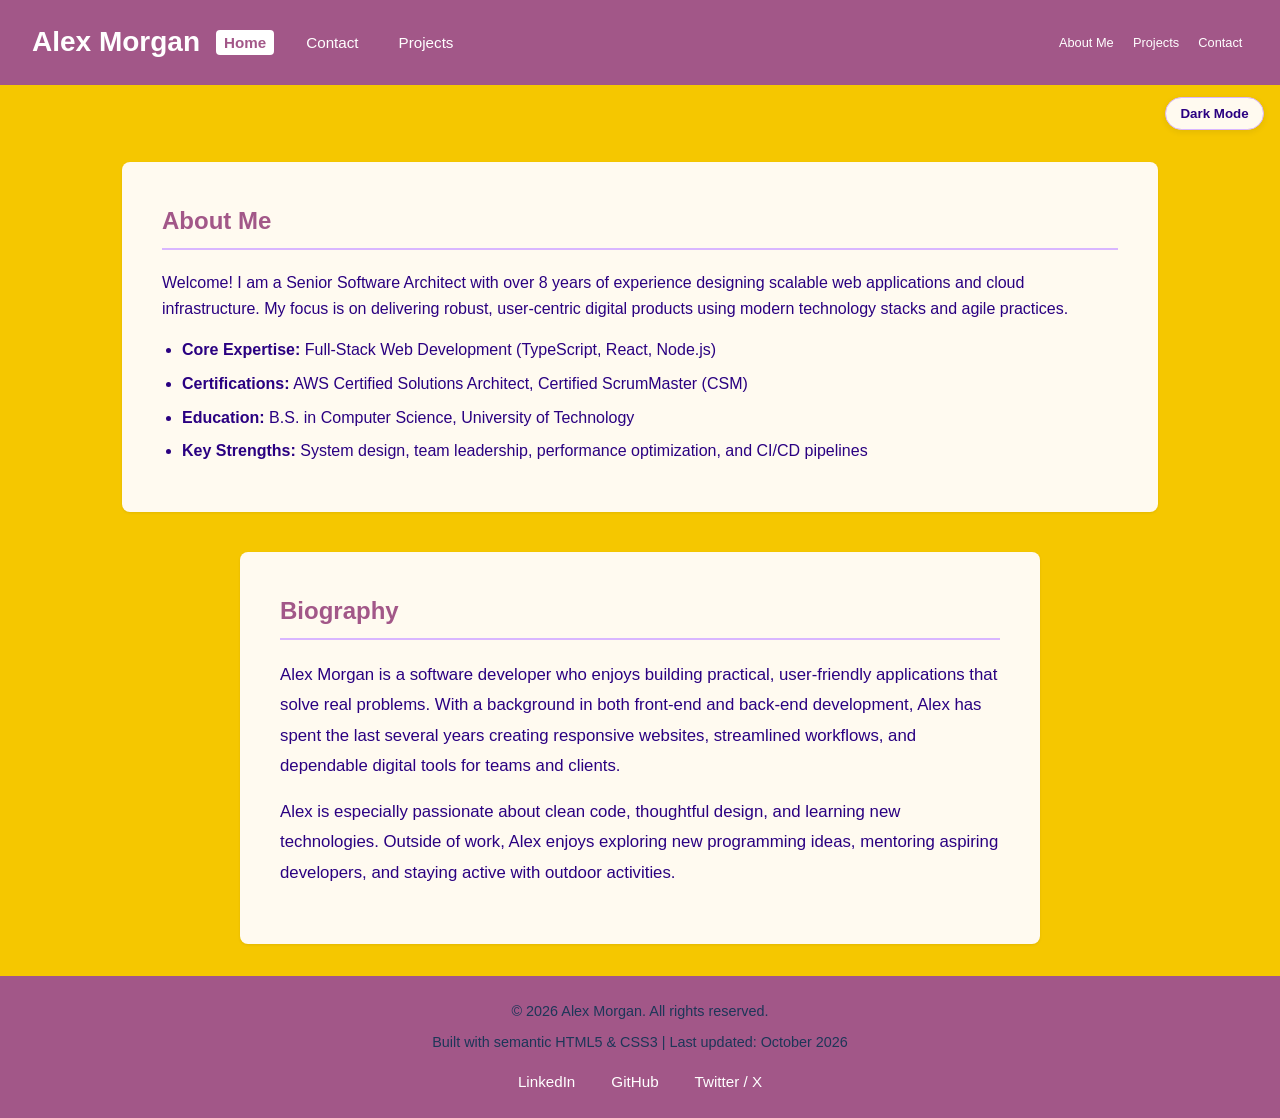
<file: index.html>
<!DOCTYPE html>
<html lang="en">
<head>
    <meta charset="UTF-8">
    <meta name="viewport" content="width=device-width, initial-scale=1.0">
    <meta name="description" content="Professional portfolio and profile showcasing expertise, qualifications, and recent projects.">
    <meta name="author" content="Alex Morgan">
    <title>Alex Morgan | Professional Profile</title>
    <link rel="stylesheet" href="styles.css">
</head>
<body>

    <!-- Header Section -->
    <header>
        <h1>Alex Morgan</h1>
        <input class="menu-toggle-checkbox" type="checkbox" id="mobile-menu-index">
        <label class="menu-toggle-button" for="mobile-menu-index">
            <span class="hamburger-icon" aria-hidden="true"><span></span><span></span><span></span></span>
            Menu
        </label>
        <div class="header-navigation">
            <nav class="main-navigation" aria-label="Main Navigation">
                <ul>
                    <li><a href="index.html" class="active" aria-current="page">Home</a></li>
                    <li><a href="contact.html">Contact</a></li>
                    <li><a href="projects.html">Projects</a></li>
                </ul>
            </nav>
            <nav class="section-navigation" aria-label="Page Sections">
                <ul>
                    <li><a href="#about">About Me</a></li>
                    <li><a href="#projects">Projects</a></li>
                    <li><a href="#contact">Contact</a></li>
                </ul>
            </nav>
        </div>
    </header>

    <button class="theme-toggle" id="themeToggle" type="button" aria-label="Toggle dark mode">Dark Mode</button>

    <!-- Main Content Area -->
    <main>
        <div class="modal" id="successModal" aria-hidden="true" role="dialog" aria-modal="true" aria-labelledby="modalTitle">
            <div class="modal-content" tabindex="-1">
                <h3 id="modalTitle">Message Sent</h3>
                <p>Your message was sent successfully.</p>
                <button type="button" class="modal-close" id="closeModalBtn">Close</button>
            </div>
        </div>

        <!-- Section 1: About Me -->
        <section id="about">
            <h2>About Me</h2>
            <p>Welcome! I am a Senior Software Architect with over 8 years of experience designing scalable web applications and cloud infrastructure. My focus is on delivering robust, user-centric digital products using modern technology stacks and agile practices.</p>
            
            <ul class="about-list">
                <li><strong>Core Expertise:</strong> Full-Stack Web Development (TypeScript, React, Node.js)</li>
                <li><strong>Certifications:</strong> AWS Certified Solutions Architect, Certified ScrumMaster (CSM)</li>
                <li><strong>Education:</strong> B.S. in Computer Science, University of Technology</li>
                <li><strong>Key Strengths:</strong> System design, team leadership, performance optimization, and CI/CD pipelines</li>
            </ul>
        </section>

        <section class="biography-section" aria-labelledby="bio-heading">
            <h2 id="bio-heading">Biography</h2>
            <p>
                Alex Morgan is a software developer who enjoys building practical, user-friendly applications that solve real problems.
                With a background in both front-end and back-end development, Alex has spent the last several years creating responsive websites,
                streamlined workflows, and dependable digital tools for teams and clients.
            </p>
            <p>
                Alex is especially passionate about clean code, thoughtful design, and learning new technologies.
                Outside of work, Alex enjoys exploring new programming ideas, mentoring aspiring developers, and staying active with outdoor activities.
            </p>
        </section>

    </main>

    <!-- Footer Section -->
    <footer>
        <p>&copy; 2026 Alex Morgan. All rights reserved.</p>
        <p>Built with semantic HTML5 & CSS3 | Last updated: October 2026</p>
        
        <nav aria-label="Social Media Links">
            <ul class="social-links">
                <li><a href="https://linkedin.com" target="_blank" rel="noopener noreferrer">LinkedIn</a></li>
                <li><a href="https://github.com" target="_blank" rel="noopener noreferrer">GitHub</a></li>
                <li><a href="https://twitter.com" target="_blank" rel="noopener noreferrer">Twitter / X</a></li>
            </ul>
        </nav>
    </footer>

    <script src="app.js"></script>
</body>
</file>
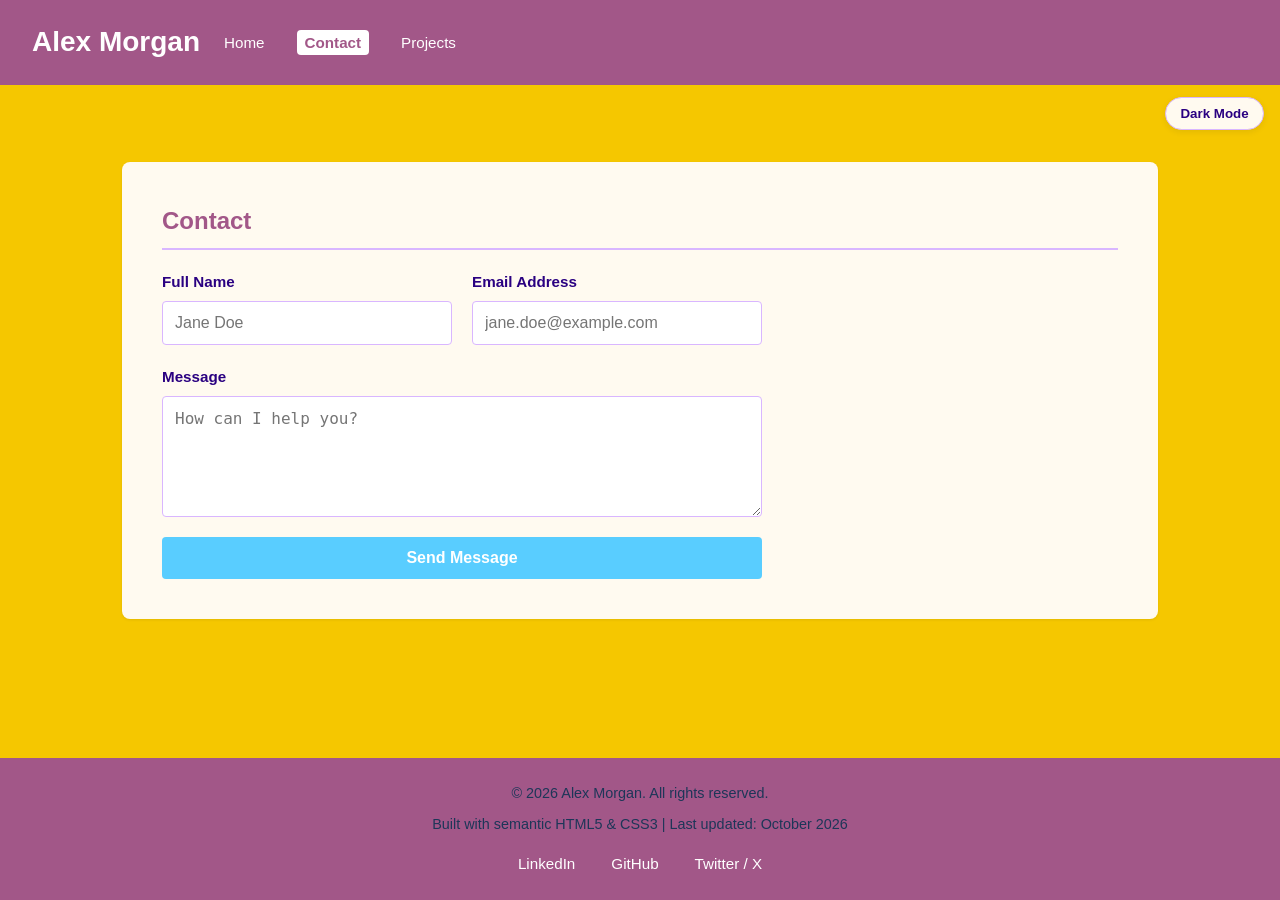
<file: contact.html>
<!DOCTYPE html>
<html lang="en">
<head>
    <meta charset="UTF-8">
    <meta name="viewport" content="width=device-width, initial-scale=1.0">
    <meta name="description" content="Contact Alex Morgan.">
    <meta name="author" content="Alex Morgan">
    <title>Contact | Alex Morgan</title>
    <link rel="stylesheet" href="styles.css">
</head>
<body>

    <!-- Header Section -->
    <header>
        <h1>Alex Morgan</h1>
        <input class="menu-toggle-checkbox" type="checkbox" id="mobile-menu-contact">
        <label class="menu-toggle-button" for="mobile-menu-contact">
            <span class="hamburger-icon" aria-hidden="true"><span></span><span></span><span></span></span>
            Menu
        </label>
        <nav class="main-navigation" aria-label="Main Navigation">
            <ul>
                <li><a href="index.html">Home</a></li>
                <li><a href="contact.html" class="active" aria-current="page">Contact</a></li>
                <li><a href="projects.html">Projects</a></li>
            </ul>
        </nav>
    </header>

    <button class="theme-toggle" id="themeToggle" type="button" aria-label="Toggle dark mode">Dark Mode</button>

    <main>
        <section id="contact">
            <h2>Contact</h2>
            <form class="contact-form" id="contactForm" action="#" method="POST">
                
                <div class="form-group">
                    <label for="name">Full Name</label>
                    <input type="text" id="name" name="name" required placeholder="Jane Doe">
                </div>

                <div class="form-group">
                    <label for="email">Email Address</label>
                    <input type="email" id="email" name="email" required placeholder="jane.doe@example.com">
                </div>

                <div class="form-group full-width">
                    <label for="message">Message</label>
                    <textarea id="message" name="message" rows="5" required placeholder="How can I help you?"></textarea>
                </div>

                <button type="submit">Send Message</button>
            </form>
        </section>
    </main>

    <!-- Footer Section -->
    <footer>
        <p>&copy; 2026 Alex Morgan. All rights reserved.</p>
        <p>Built with semantic HTML5 &amp; CSS3 | Last updated: October 2026</p>

        <nav aria-label="Social Media Links">
            <ul class="social-links">
                <li><a href="https://linkedin.com" target="_blank" rel="noopener noreferrer">LinkedIn</a></li>
                <li><a href="https://github.com" target="_blank" rel="noopener noreferrer">GitHub</a></li>
                <li><a href="https://twitter.com" target="_blank" rel="noopener noreferrer">Twitter / X</a></li>
            </ul>
        </nav>
    </footer>

    <script src="app.js"></script>
</body>
</html>
</file>
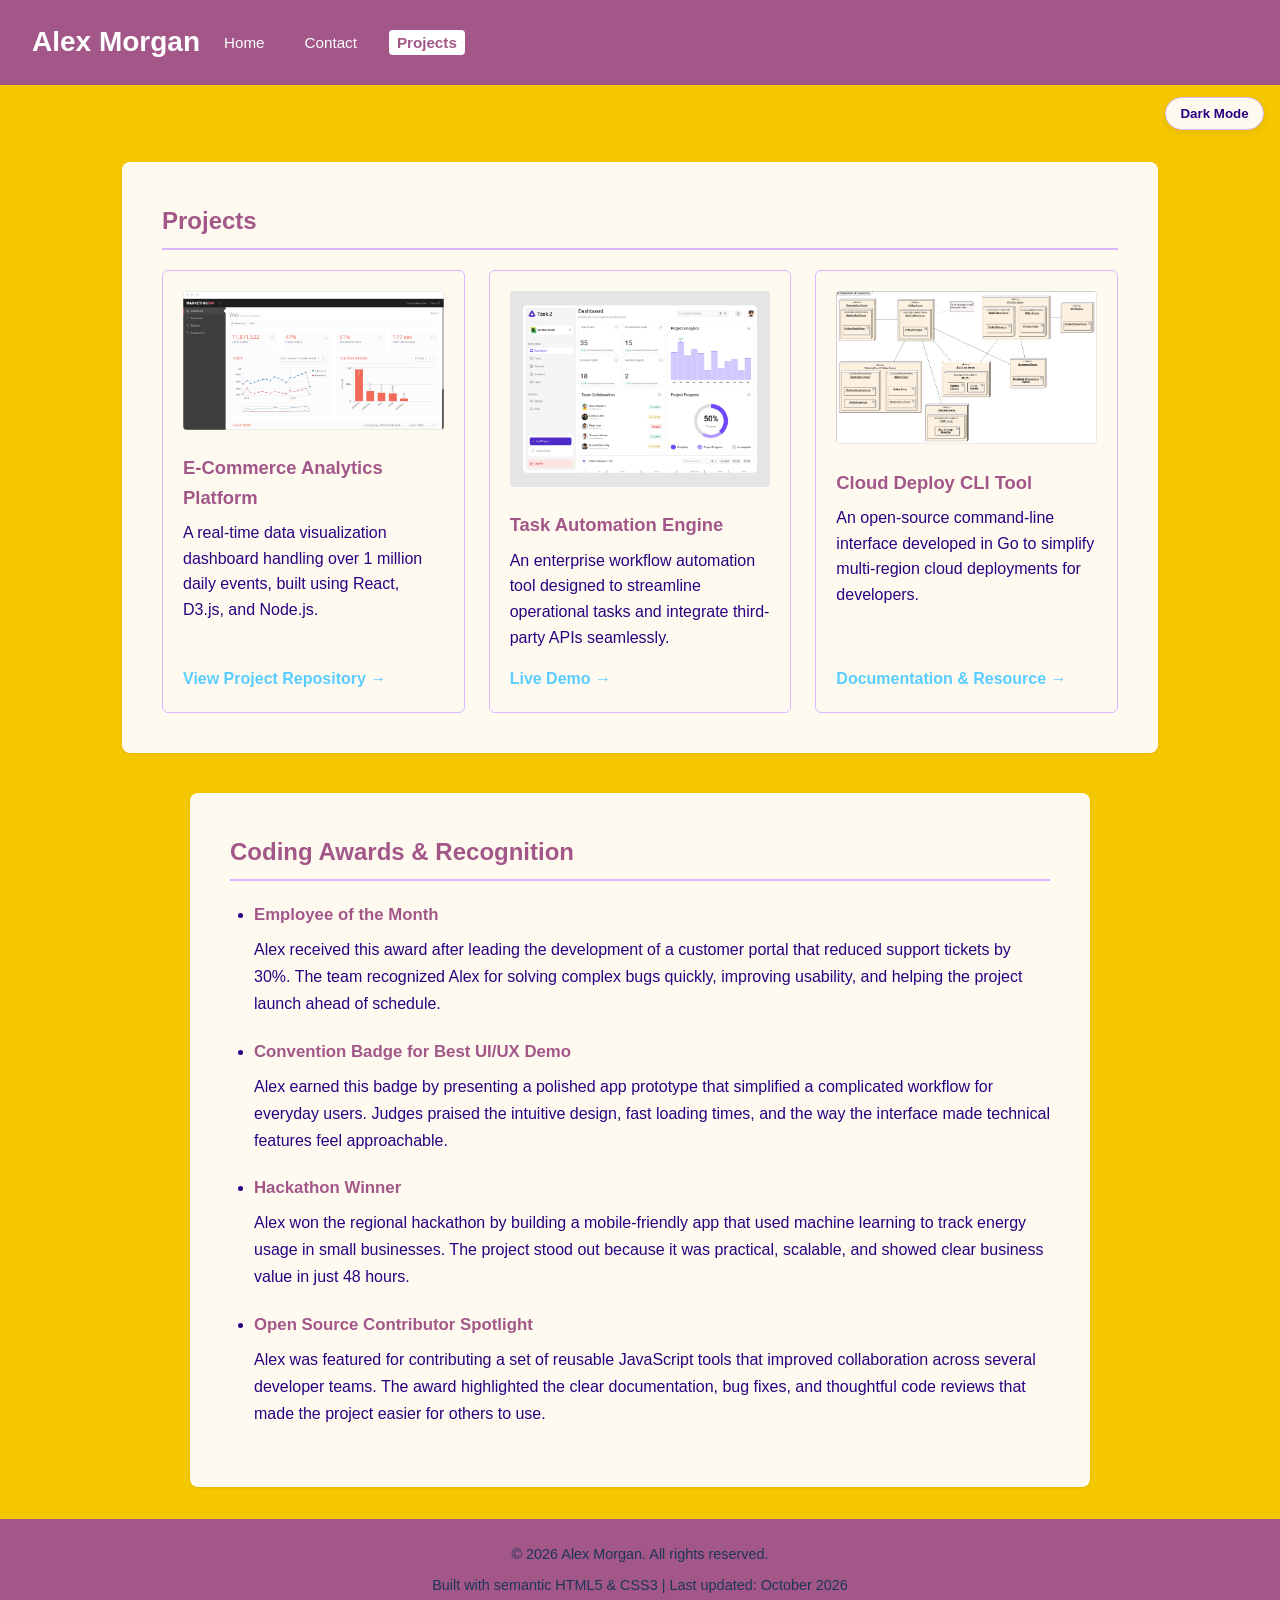
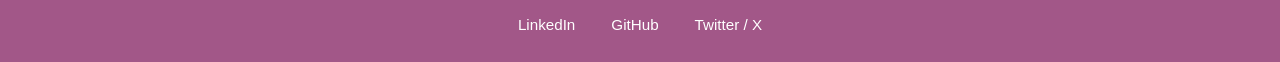
<file: projects.html>
<!DOCTYPE html>
<html lang="en">
<head>
    <meta charset="UTF-8">
    <meta name="viewport" content="width=device-width, initial-scale=1.0">
    <meta name="description" content="Projects and recognition received by Alex Morgan.">
    <meta name="author" content="Alex Morgan">
    <title>Projects | Alex Morgan</title>
    <link rel="stylesheet" href="styles.css">
</head>
<body>

    <!-- Header Section -->
    <header>
        <h1>Alex Morgan</h1>
        <input class="menu-toggle-checkbox" type="checkbox" id="mobile-menu-projects">
        <label class="menu-toggle-button" for="mobile-menu-projects">
            <span class="hamburger-icon" aria-hidden="true"><span></span><span></span><span></span></span>
            Menu
        </label>
        <nav class="main-navigation" aria-label="Main Navigation">
            <ul>
                <li><a href="index.html">Home</a></li>
                <li><a href="contact.html">Contact</a></li>
                <li><a href="projects.html" class="active" aria-current="page">Projects</a></li>
            </ul>
        </nav>
    </header>

    <button class="theme-toggle" id="themeToggle" type="button" aria-label="Toggle dark mode">Dark Mode</button>

    <main>
        <section id="projects">
            <h2>Projects</h2>
            <div class="projects-grid">
                
                <!-- Project 1 -->
                <article class="project-card">
                    <div>
                        <img src="analytics.jpg" alt="E-Commerce Analytics Dashboard interface preview">
                        <h3>E-Commerce Analytics Platform</h3>
                        <p>A real-time data visualization dashboard handling over 1 million daily events, built using React, D3.js, and Node.js.</p>
                    </div>
                    <a href="https://github.com/example/ecommerce-analytics" target="_blank" rel="noopener noreferrer">View Project Repository &rarr;</a>
                </article>

                <!-- Project 2 -->
                <article class="project-card">
                    <div>
                        <img src="task-manage.webp" alt="Task Management Mobile Application UI">
                        <h3>Task Automation Engine</h3>
                        <p>An enterprise workflow automation tool designed to streamline operational tasks and integrate third-party APIs seamlessly.</p>
                    </div>
                    <a href="https://example.com/task-engine-demo" target="_blank" rel="noopener noreferrer">Live Demo &rarr;</a>
                </article>

                <!-- Project 3 -->
                <article class="project-card">
                    <div>
                        <img src="deploy.png" alt="Terminal output of Open Source CLI Tool">
                        <h3>Cloud Deploy CLI Tool</h3>
                        <p>An open-source command-line interface developed in Go to simplify multi-region cloud deployments for developers.</p>
                    </div>
                    <a href="https://example.com/cloud-cli-docs" target="_blank" rel="noopener noreferrer">Documentation & Resource &rarr;</a>
                </article>

            </div>
        </section>

        <section class="awards-section" aria-labelledby="awards-heading">
            <h2 id="awards-heading">Coding Awards &amp; Recognition</h2>
            <ul class="award-list">
                <li>
                    <strong>Employee of the Month</strong>
                    <p>Alex received this award after leading the development of a customer portal that reduced support tickets by 30%.
                    The team recognized Alex for solving complex bugs quickly, improving usability, and helping the project launch ahead of schedule.</p>
                </li>
                <li>
                    <strong>Convention Badge for Best UI/UX Demo</strong>
                    <p>Alex earned this badge by presenting a polished app prototype that simplified a complicated workflow for everyday users.
                    Judges praised the intuitive design, fast loading times, and the way the interface made technical features feel approachable.</p>
                </li>
                <li>
                    <strong>Hackathon Winner</strong>
                    <p>Alex won the regional hackathon by building a mobile-friendly app that used machine learning to track energy usage in small businesses.
                    The project stood out because it was practical, scalable, and showed clear business value in just 48 hours.</p>
                </li>
                <li>
                    <strong>Open Source Contributor Spotlight</strong>
                    <p>Alex was featured for contributing a set of reusable JavaScript tools that improved collaboration across several developer teams.
                    The award highlighted the clear documentation, bug fixes, and thoughtful code reviews that made the project easier for others to use.</p>
                </li>
            </ul>
        </section>
    </main>

    <!-- Footer Section -->
    <footer>
        <p>&copy; 2026 Alex Morgan. All rights reserved.</p>
        <p>Built with semantic HTML5 &amp; CSS3 | Last updated: October 2026</p>

        <nav aria-label="Social Media Links">
            <ul class="social-links">
                <li><a href="https://linkedin.com" target="_blank" rel="noopener noreferrer">LinkedIn</a></li>
                <li><a href="https://github.com" target="_blank" rel="noopener noreferrer">GitHub</a></li>
                <li><a href="https://twitter.com" target="_blank" rel="noopener noreferrer">Twitter / X</a></li>
            </ul>
        </nav>
    </footer>

    <script src="app.js"></script>
</body>
</html>
</file>
<file: styles.css>
:root {
    --primary-color: #59CDFF;
    --primary-hover: #3bbaf6;
    --secondary-color: #A25788;
    --background-color: #F5C700;
    --card-background: #fffaf0;
    --text-color: #2A0081;
    --border-color: #d9b6ff;
    --accent-color: #A25788;
}

body.dark-mode {
    --primary-color: #59CDFF;
    --primary-hover: #3bbaf6;
    --secondary-color: #AB6392;
    --background-color: #2A0081;
    --card-background: #1a0d4a;
    --text-color: #F5C700;
    --border-color: #AB6392;
    --accent-color: #59CDFF;
}

* {
    box-sizing: border-box;
    margin: 0;
    padding: 0;
}

body {
    font-family: -apple-system, BlinkMacSystemFont, "Segoe UI", Roboto, Helvetica, Arial, sans-serif;
    line-height: 1.6;
    color: var(--text-color);
    background-color: var(--background-color);
    display: flex;
    flex-direction: column;
    min-height: 100vh;
    transition: background-color 0.2s ease, color 0.2s ease;
}

.theme-toggle {
    align-self: flex-end;
    margin: 0.75rem 1rem 0;
    padding: 0.5rem 0.9rem;
    border: 1px solid var(--border-color);
    border-radius: 999px;
    background-color: var(--card-background);
    color: var(--text-color);
    font-weight: 600;
    cursor: pointer;
    box-shadow: 0 2px 6px rgba(15, 23, 42, 0.08);
}

.theme-toggle:focus,
.theme-toggle:focus-visible {
    outline: 3px solid var(--primary-color);
    outline-offset: 3px;
}

/* ----------------------------------------------------
   BASE STYLES (Mobile-First Defaults: < 768px)
---------------------------------------------------- */
header {
    background-color: var(--secondary-color);
    color: #ffffff;
    padding: 1.25rem 1rem;
    display: flex;
    flex-direction: column;
    align-items: center;
    gap: 1rem;
    text-align: center;
}

header h1 {
    font-size: 1.5rem;
}

header .header-navigation {
    display: flex;
    flex-direction: row;
    flex-wrap: wrap;
    align-items: center;
    justify-content: space-between;
    width: 100%;
    gap: 0.35rem;
}

.main-navigation ul {
    justify-content: flex-start;
}

header > .main-navigation {
    align-self: flex-start;
    margin-right: auto;
}

.section-navigation {
    margin-left: auto;
}

.section-navigation ul {
    justify-content: flex-end;
}

nav ul {
    display: flex;
    flex-wrap: wrap;
    justify-content: center;
    list-style: none;
    gap: 1rem;
}

nav a {
    color: #ffffff;
    text-decoration: none;
    font-weight: 500;
    font-size: 0.95rem;
    padding: 0.25rem 0.5rem;
}

nav a:hover {
    text-decoration: underline;
}

a:focus,
a:focus-visible,
button:focus,
button:focus-visible,
input:focus,
input:focus-visible,
textarea:focus,
textarea:focus-visible,
label:focus,
label:focus-visible {
    outline: 3px solid var(--primary-color);
    outline-offset: 3px;
    border-radius: 4px;
}

.main-navigation a.active {
    color: var(--secondary-color);
    background-color: #ffffff;
    border-radius: 4px;
    font-weight: 700;
}

.section-navigation ul {
    gap: 0.5rem;
}

.section-navigation a {
    font-size: 0.8rem;
    padding: 0.15rem 0.35rem;
}

.menu-toggle-checkbox,
.menu-toggle-button {
    display: none;
}

@media screen and (max-width: 767px) {
    header {
        flex-direction: row;
        flex-wrap: wrap;
        justify-content: space-between;
        text-align: left;
    }

    header h1 {
        flex: 1;
    }

    .menu-toggle-checkbox {
        display: block;
        position: absolute;
        width: 1px;
        height: 1px;
        padding: 0;
        margin: -1px;
        overflow: hidden;
        clip: rect(0, 0, 0, 0);
        white-space: nowrap;
        border: 0;
    }

    .menu-toggle-button {
        display: inline-flex;
        align-items: center;
        gap: 0.5rem;
        padding: 0.5rem 0.75rem;
        border: 1px solid #94a3b8;
        border-radius: 4px;
        cursor: pointer;
    }

    .menu-toggle-checkbox:focus-visible + .menu-toggle-button {
        outline: 2px solid #ffffff;
        outline-offset: 3px;
    }

    .hamburger-icon {
        display: flex;
        flex-direction: column;
        gap: 4px;
    }

    .hamburger-icon span {
        display: block;
        width: 18px;
        height: 2px;
        background-color: #ffffff;
    }

    header .header-navigation,
    header > .main-navigation {
        display: none;
        width: 100%;
    }

    .menu-toggle-checkbox:checked ~ .header-navigation {
        display: flex;
        flex-direction: column;
        align-items: stretch;
    }

    .menu-toggle-checkbox:checked ~ .main-navigation {
        display: block;
    }

    header .header-navigation nav,
    header > .main-navigation {
        margin: 0;
    }

    header nav ul {
        flex-direction: column;
        align-items: flex-start;
        gap: 0.25rem;
    }
}

main {
    width: 100%;
    margin: 1.5rem auto;
    padding: 0 1rem;
    flex: 1;
}

section {
    margin-bottom: 2rem;
    background-color: var(--card-background);
    padding: 1.25rem;
    border-radius: 8px;
    box-shadow: 0 1px 3px rgba(0, 0, 0, 0.08);
}

h2 {
    color: var(--secondary-color);
    font-size: 1.35rem;
    border-bottom: 2px solid var(--border-color);
    padding-bottom: 0.5rem;
    margin-bottom: 1.25rem;
}

.awards-section {
    max-width: 900px;
    margin: 0 auto;
}

.award-list {
    list-style: disc;
    padding-left: 1.5rem;
}

.award-list li {
    margin-bottom: 1.25rem;
    line-height: 1.7;
}

.award-list strong {
    color: var(--secondary-color);
    font-size: 1.05rem;
}

.award-list p {
    margin-top: 0.4rem;
}

.biography-section {
    max-width: 800px;
    margin: 0 auto;
}

.biography-section p {
    margin-bottom: 1rem;
    font-size: 1.05rem;
    line-height: 1.8;
}

/* Section 1: About Me */
.about-list {
    margin-top: 1rem;
    padding-left: 1.25rem;
}

.about-list li {
    margin-bottom: 0.5rem;
}

/* Section 2: Projects */
.projects-grid {
    display: grid;
    grid-template-columns: 1fr;
    gap: 1.25rem;
}

.project-card {
    border: 1px solid var(--border-color);
    border-radius: 6px;
    padding: 1.25rem;
    display: flex;
    flex-direction: column;
    justify-content: space-between;
}

.project-card img {
    width: 100%;
    height: auto;
    max-height: 200px;
    object-fit: cover;
    border-radius: 4px;
    margin-bottom: 1rem;
}

.project-card h3 {
    margin-bottom: 0.5rem;
    color: var(--secondary-color);
    font-size: 1.15rem;
}

.project-card a {
    display: inline-block;
    margin-top: 1rem;
    color: var(--primary-color);
    text-decoration: none;
    font-weight: bold;
}

.project-card a:hover {
    text-decoration: underline;
}

/* Section 3: Contact Form */
.contact-form {
    display: flex;
    flex-direction: column;
    gap: 1rem;
    width: 100%;
}

.form-group {
    display: flex;
    flex-direction: column;
    gap: 0.4rem;
}

label {
    font-weight: 600;
    font-size: 0.95rem;
}

input, textarea {
    padding: 0.75rem;
    border: 1px solid var(--border-color);
    border-radius: 4px;
    font-size: 1rem;
    width: 100%;
}

button[type="submit"] {
    background-color: var(--primary-color);
    color: white;
    padding: 0.75rem 1.5rem;
    border: none;
    border-radius: 4px;
    font-size: 1rem;
    cursor: pointer;
    width: 100%;
    font-weight: 600;
    transition: background-color 0.2s ease;
}

button[type="submit"]:hover {
    background-color: var(--primary-hover);
}

.modal {
    position: fixed;
    inset: 0;
    display: flex;
    align-items: center;
    justify-content: center;
    background: rgba(15, 23, 42, 0.6);
    opacity: 0;
    visibility: hidden;
    pointer-events: none;
    transition: opacity 0.2s ease, visibility 0.2s ease;
    z-index: 1000;
}

.modal.is-open {
    opacity: 1;
    visibility: visible;
    pointer-events: auto;
}

.modal-content {
    background: var(--card-background);
    border-radius: 12px;
    max-width: 420px;
    width: min(90vw, 420px);
    padding: 2rem 1.5rem 1.5rem;
    box-shadow: 0 20px 45px rgba(15, 23, 42, 0.2);
    text-align: center;
}

.modal-content h3 {
    color: var(--secondary-color);
    margin-bottom: 0.75rem;
}

.modal-content p {
    margin-bottom: 1.25rem;
    color: var(--text-color);
}

.modal-close {
    background-color: var(--primary-color);
    color: #ffffff;
    border: none;
    border-radius: 4px;
    padding: 0.7rem 1.25rem;
    font-weight: 600;
    cursor: pointer;
}

.modal-close:hover {
    background-color: var(--primary-hover);
}

/* Footer */
footer {
    background-color: var(--secondary-color);
    color: #1d3658;
    padding: 1.5rem 1rem;
    text-align: center;
    margin-top: auto;
    font-size: 0.9rem;
}

footer p {
    margin-bottom: 0.5rem;
}

.social-links {
    display: flex;
    justify-content: center;
    gap: 1.25rem;
    list-style: none;
    margin-top: 1rem;
}

.social-links a {
    color: #ffffff;
    text-decoration: none;
}

.social-links a:hover {
    text-decoration: underline;
}

/* ----------------------------------------------------
   MEDIA QUERY: TABLETS (768px to 1023px)
---------------------------------------------------- */
@media screen and (min-width: 768px) {
    header {
        flex-direction: row;
        justify-content: space-between;
        padding: 1.25rem 2rem;
        text-align: left;
    }

    header h1 {
        font-size: 1.75rem;
    }

    header > .main-navigation {
        align-self: center;
    }

    header .header-navigation {
        flex: 1;
        width: auto;
        align-items: flex-end;
    }

    nav ul {
        gap: 1.5rem;
    }

    main {
        max-width: 90%;
        margin: 2rem auto;
    }

    section {
        padding: 2rem;
        margin-bottom: 2.5rem;
    }

    h2 {
        font-size: 1.5rem;
    }

    .projects-grid {
        grid-template-columns: repeat(2, 1fr);
        gap: 1.5rem;
    }

    .contact-form {
        max-width: 600px;
    }

    button[type="submit"] {
        width: auto;
    }
}

/* ----------------------------------------------------
   MEDIA QUERY: DESKTOPS (1024px and above)
---------------------------------------------------- */
@media screen and (min-width: 1024px) {
    main {
        max-width: 1100px;
        padding: 0 2rem;
    }

    .projects-grid {
        grid-template-columns: repeat(3, 1fr);
    }

    section {
        padding: 2.5rem;
    }

    .contact-form {
        display: grid;
        grid-template-columns: 1fr 1fr;
        gap: 1.25rem;
    }

    .form-group.full-width,
    button[type="submit"] {
        grid-column: span 2;
    }
}
</file>
